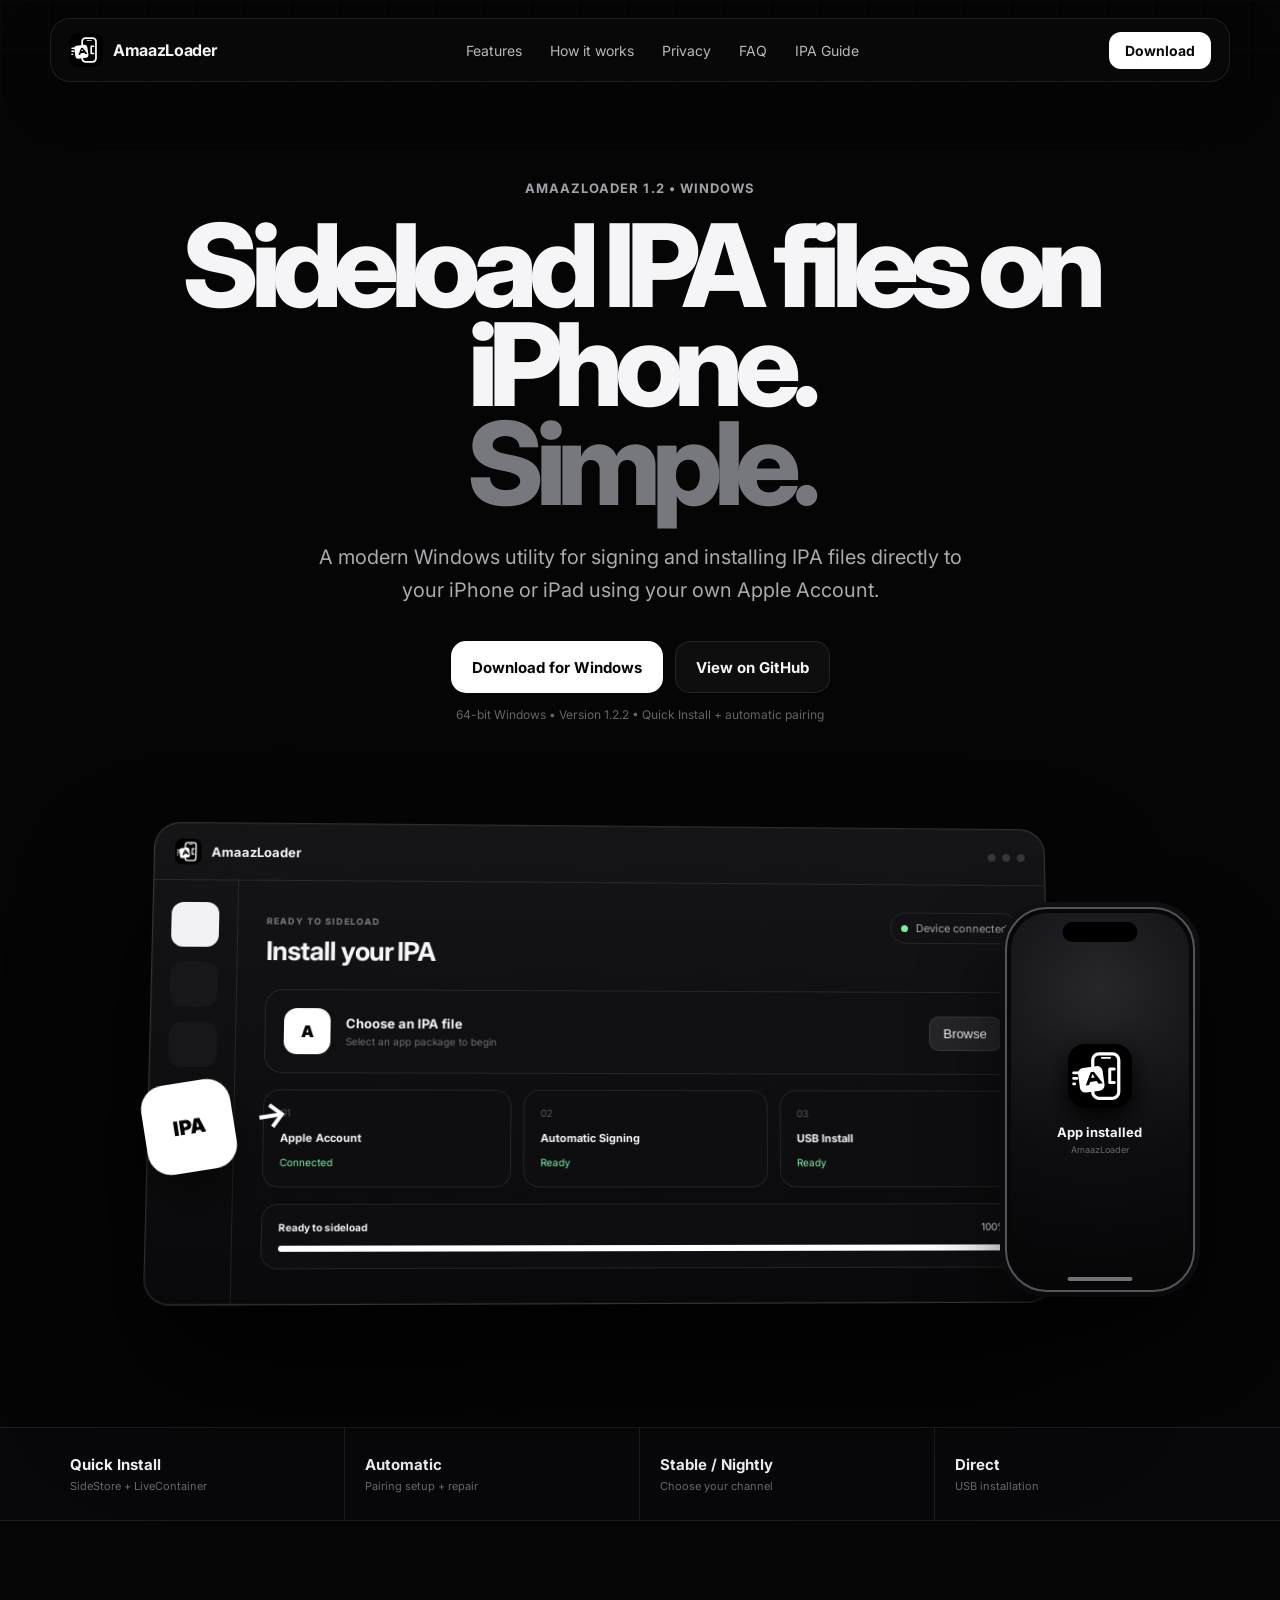
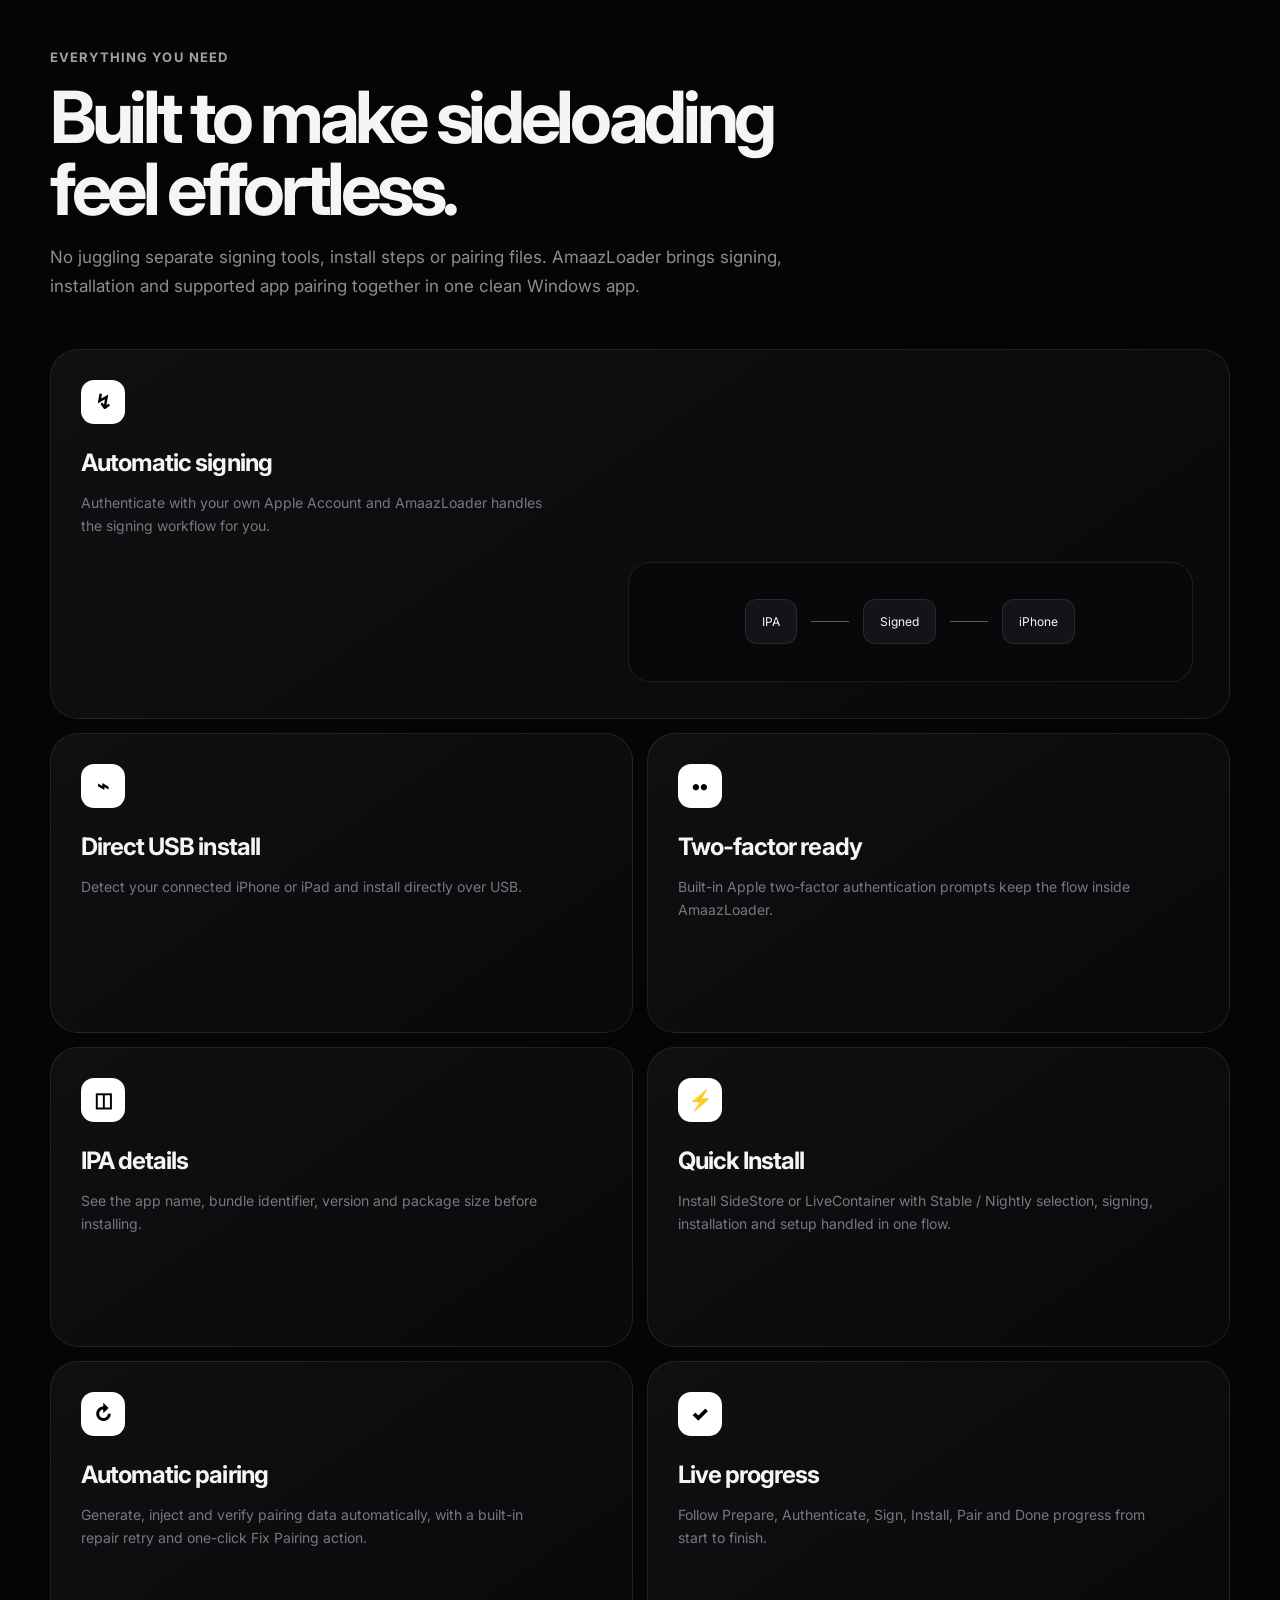
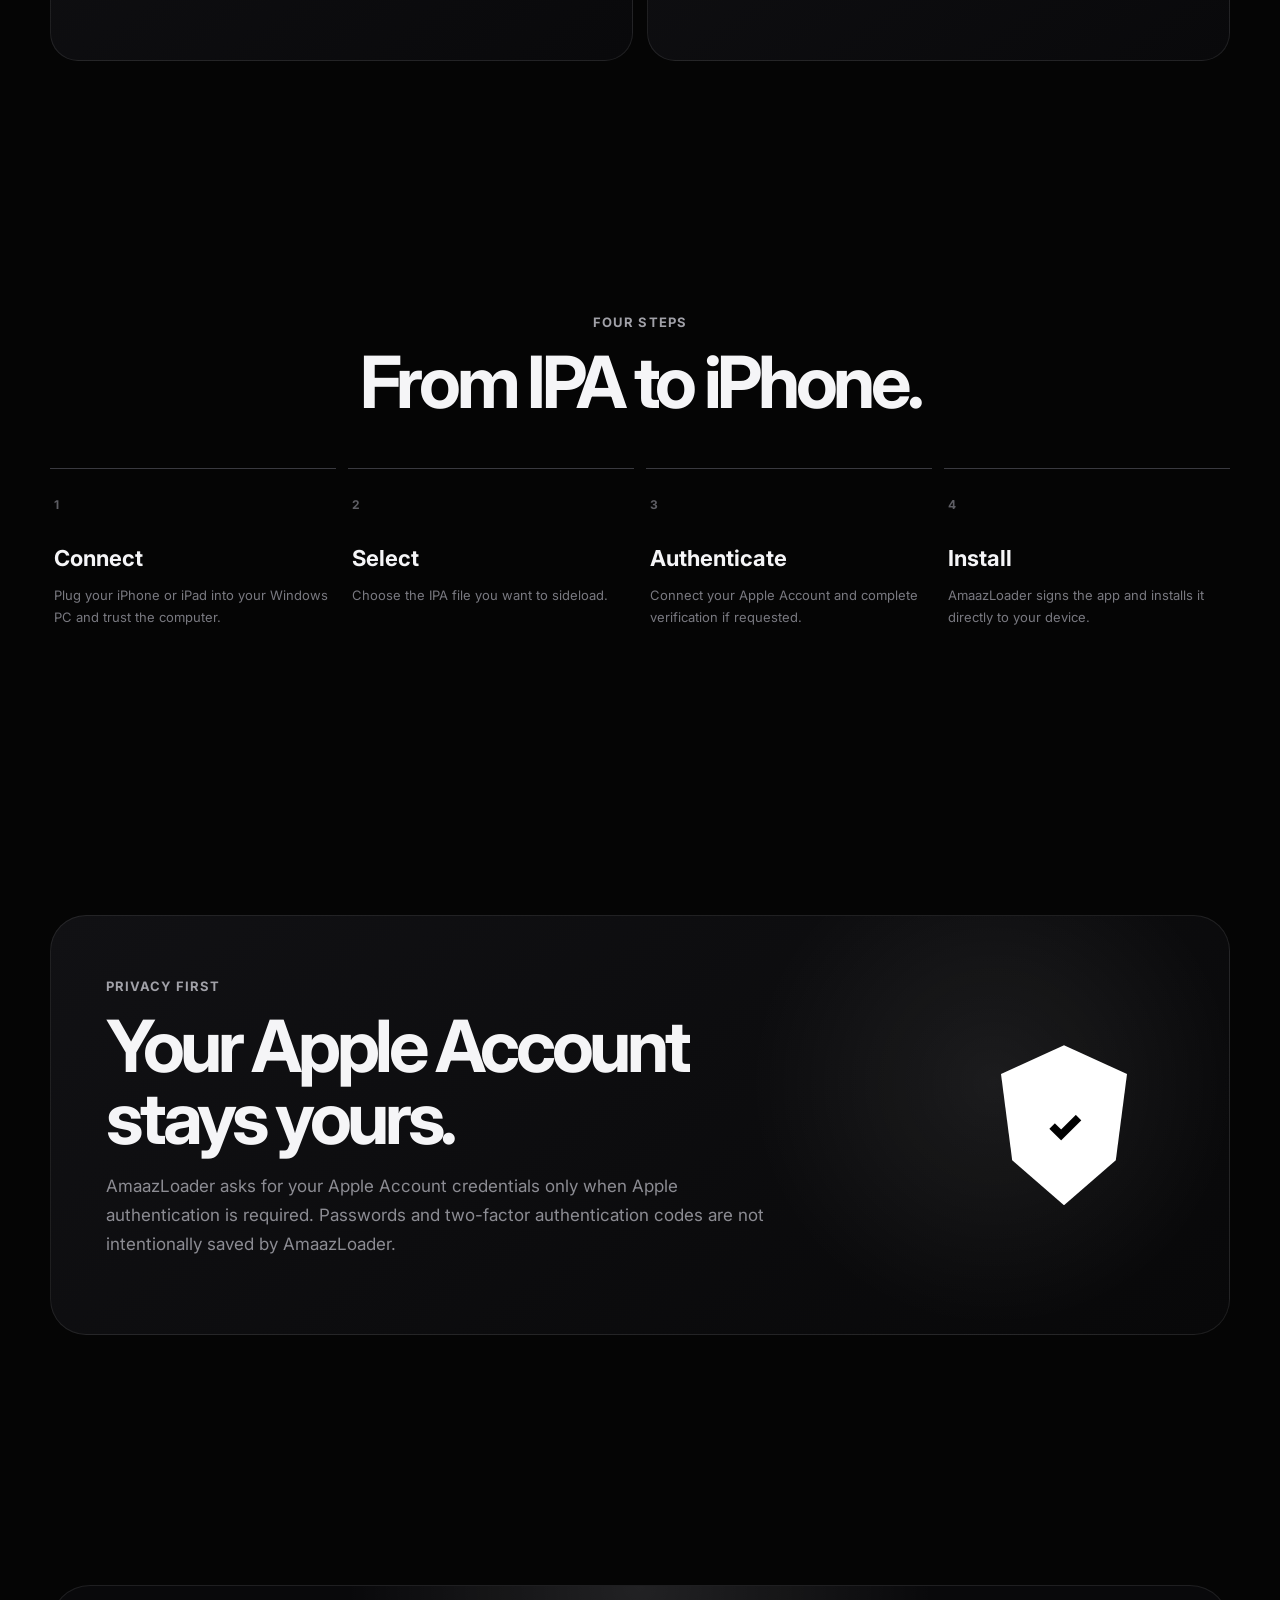
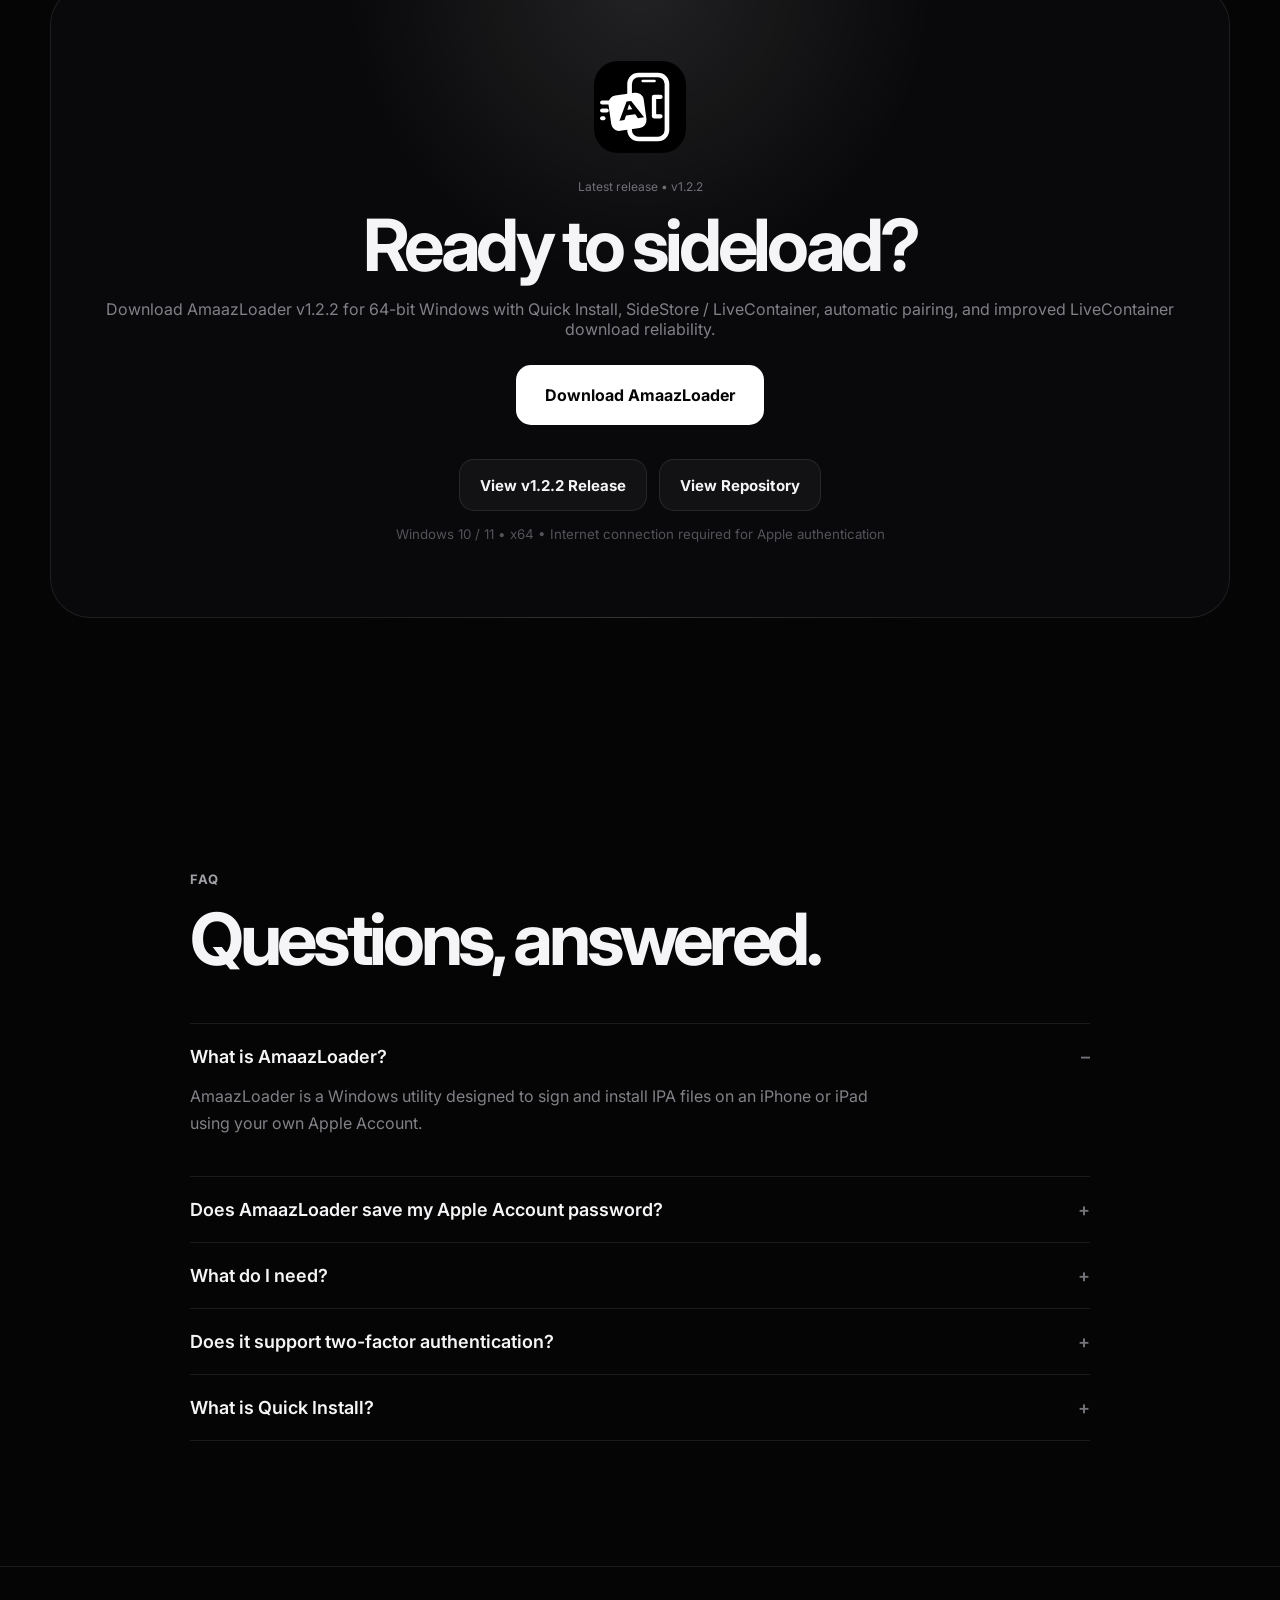
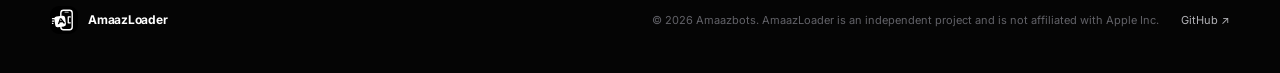
<file: index.html>
<!doctype html>
<html lang="en">
<head>
  <meta charset="utf-8" />
  <meta name="viewport" content="width=device-width,initial-scale=1" />
  <meta name="theme-color" content="#050505" />
  <meta name="description" content="Download AmaazLoader for Windows 10/11 to sign and sideload IPA files to iPhone or iPad using your Apple Account. USB installation, SideStore, LiveContainer and automatic pairing." />
  <title>AmaazLoader – IPA Sideloading Tool for Windows | Install IPA on iPhone</title>
  <link rel="canonical" href="https://amaazbots.github.io/AmaazLoader-Website/" />
  <meta name="robots" content="index,follow" />
  <meta property="og:type" content="website" />
  <meta property="og:site_name" content="AmaazLoader" />
  <meta property="og:title" content="AmaazLoader – IPA Sideloading Tool for Windows" />
  <meta property="og:description" content="Sign and install IPA files on iPhone or iPad from Windows. Quick Install for SideStore and LiveContainer, USB installation and pairing tools." />
  <meta property="og:url" content="https://amaazbots.github.io/AmaazLoader-Website/" />
  <meta name="twitter:card" content="summary" />
  <script type="application/ld+json">
  {
    "@context": "https://schema.org",
    "@type": "SoftwareApplication",
    "name": "AmaazLoader",
    "applicationCategory": "UtilitiesApplication",
    "operatingSystem": "Windows 10, Windows 11",
    "description": "Windows IPA signing and sideloading utility for iPhone and iPad with SideStore and LiveContainer Quick Install.",
    "softwareVersion": "1.2.2",
    "downloadUrl": "https://github.com/amaazbots/AmaazLoader/releases/download/v1.2.2/AmaazLoader-v1.2.2-Setup.exe",
    "url": "https://amaazbots.github.io/AmaazLoader-Website/",
    "codeRepository": "https://github.com/amaazbots/AmaazLoader",
    "author": {"@type": "Organization", "name": "Amaazbots"},
    "offers": {"@type": "Offer", "price": "0", "priceCurrency": "USD"}
  }
  </script>
  <link rel="preconnect" href="https://fonts.googleapis.com">
  <link rel="preconnect" href="https://fonts.gstatic.com" crossorigin>
  <link href="https://fonts.googleapis.com/css2?family=Inter:wght@400;500;600;700;800&display=swap" rel="stylesheet">
  <link rel="stylesheet" href="styles.css" />
</head>
<body>
  <header class="nav-wrap">
    <nav class="nav shell">
      <a class="brand" href="#top"><img src="assets/amaazloader-logo.svg" alt=""><span>AmaazLoader</span></a>
      <div class="nav-links"><a href="#features">Features</a><a href="#how">How it works</a><a href="#security">Privacy</a><a href="#faq">FAQ</a><a href="install-ipa.html">IPA Guide</a></div>
      <a class="nav-cta" href="https://github.com/amaazbots/AmaazLoader/releases/download/v1.2.2/AmaazLoader-v1.2.2-Setup.exe" target="_blank" rel="noopener noreferrer">Download</a>
    </nav>
  </header>
  <main id="top">
    <section class="hero shell">
      <div class="eyebrow reveal">AmaazLoader 1.2 • Windows</div>
      <h1 class="reveal delay-1">Sideload IPA files on iPhone.<br><span>Simple.</span></h1>
      <p class="hero-copy reveal delay-2">A modern Windows utility for signing and installing IPA files directly to your iPhone or iPad using your own Apple Account.</p>
      <div class="hero-actions reveal delay-3">
        <a class="button primary" href="https://github.com/amaazbots/AmaazLoader/releases/download/v1.2.2/AmaazLoader-v1.2.2-Setup.exe" target="_blank" rel="noopener noreferrer">Download for Windows</a>
        <a class="button secondary" href="https://github.com/amaazbots/AmaazLoader" target="_blank" rel="noreferrer">View on GitHub</a>
      </div>
      <p class="mini reveal delay-3">64-bit Windows • Version 1.2.2 • Quick Install + automatic pairing</p>
      <div class="hero-stage reveal delay-3">
        <div class="glow"></div>
        <div class="app-window">
          <div class="window-top"><div class="window-brand"><img src="assets/amaazloader-logo.svg" alt=""><span>AmaazLoader</span></div><div class="window-dots"><i></i><i></i><i></i></div></div>
          <div class="window-body">
            <div class="sidebar"><div class="side-active"></div><div></div><div></div><div></div></div>
            <div class="dashboard">
              <div class="dashboard-head"><div><small>READY TO SIDELOAD</small><h3>Install your IPA</h3></div><span class="status"><b></b> Device connected</span></div>
              <div class="drop-card"><div class="app-tile">A</div><div><strong>Choose an IPA file</strong><span>Select an app package to begin</span></div><button>Browse</button></div>
              <div class="flow">
                <div class="flow-card"><span>01</span><strong>Apple Account</strong><em>Connected</em></div>
                <div class="flow-card"><span>02</span><strong>Automatic Signing</strong><em>Ready</em></div>
                <div class="flow-card"><span>03</span><strong>USB Install</strong><em>Ready</em></div>
              </div>
              <div class="progress-card"><div class="progress-meta"><strong>Ready to sideload</strong><span>100%</span></div><div class="progress-track"><div></div></div></div>
            </div>
          </div>
        </div>
        <div class="phone"><div class="island"></div><div class="phone-screen"><div class="phone-logo"><img src="assets/amaazloader-logo.svg" alt=""></div><p>App installed</p><span>AmaazLoader</span></div><div class="gesture"></div></div>
        <div class="ipa-float"><span>IPA</span><b>→</b></div>
      </div>
    </section>

    <section class="strip"><div class="shell strip-grid"><div><strong>Quick Install</strong><span>SideStore + LiveContainer</span></div><div><strong>Automatic</strong><span>Pairing setup + repair</span></div><div><strong>Stable / Nightly</strong><span>Choose your channel</span></div><div><strong>Direct</strong><span>USB installation</span></div></div></section>

    <section id="features" class="section shell">
      <div class="section-heading"><span>Everything you need</span><h2>Built to make sideloading feel effortless.</h2><p>No juggling separate signing tools, install steps or pairing files. AmaazLoader brings signing, installation and supported app pairing together in one clean Windows app.</p></div>
      <div class="feature-grid">
        <article class="feature featured"><div class="icon">↯</div><h3>Automatic signing</h3><p>Authenticate with your own Apple Account and AmaazLoader handles the signing workflow for you.</p><div class="feature-visual signing-visual"><div class="sign-row"><span>IPA</span><i></i><span>Signed</span><i></i><span>iPhone</span></div></div></article>
        <article class="feature"><div class="icon">⌁</div><h3>Direct USB install</h3><p>Detect your connected iPhone or iPad and install directly over USB.</p></article>
        <article class="feature"><div class="icon">••</div><h3>Two-factor ready</h3><p>Built-in Apple two-factor authentication prompts keep the flow inside AmaazLoader.</p></article>
        <article class="feature"><div class="icon">◫</div><h3>IPA details</h3><p>See the app name, bundle identifier, version and package size before installing.</p></article>
        <article class="feature"><div class="icon">⚡</div><h3>Quick Install</h3><p>Install SideStore or LiveContainer with Stable / Nightly selection, signing, installation and setup handled in one flow.</p></article><article class="feature"><div class="icon">↻</div><h3>Automatic pairing</h3><p>Generate, inject and verify pairing data automatically, with a built-in repair retry and one-click Fix Pairing action.</p></article><article class="feature"><div class="icon">✓</div><h3>Live progress</h3><p>Follow Prepare, Authenticate, Sign, Install, Pair and Done progress from start to finish.</p></article>
      </div>
    </section>

    <section id="how" class="section how shell"><div class="section-heading centered"><span>Four steps</span><h2>From IPA to iPhone.</h2></div><div class="steps"><article><b>1</b><h3>Connect</h3><p>Plug your iPhone or iPad into your Windows PC and trust the computer.</p></article><article><b>2</b><h3>Select</h3><p>Choose the IPA file you want to sideload.</p></article><article><b>3</b><h3>Authenticate</h3><p>Connect your Apple Account and complete verification if requested.</p></article><article><b>4</b><h3>Install</h3><p>AmaazLoader signs the app and installs it directly to your device.</p></article></div></section>

    <section id="security" class="section shell"><div class="security-card"><div><span class="section-tag">Privacy first</span><h2>Your Apple Account stays yours.</h2><p>AmaazLoader asks for your Apple Account credentials only when Apple authentication is required. Passwords and two-factor authentication codes are not intentionally saved by AmaazLoader.</p></div><div class="shield"><div class="shield-inner">✓</div></div></div></section>

    <section id="download" class="section shell">
      <div class="download-card">
        <img src="assets/amaazloader-logo.svg" alt="AmaazLoader logo">
        <span>Latest release • v1.2.2</span>
        <h2>Ready to sideload?</h2>
        <p>Download AmaazLoader v1.2.2 for 64-bit Windows with Quick Install, SideStore / LiveContainer, automatic pairing, and improved LiveContainer download reliability.</p>
        <a class="button primary large" href="https://github.com/amaazbots/AmaazLoader/releases/download/v1.2.2/AmaazLoader-v1.2.2-Setup.exe" id="releaseDownload" target="_blank" rel="noopener noreferrer">Download AmaazLoader</a>
        <div class="hero-actions">
          <a class="button secondary" href="https://github.com/amaazbots/AmaazLoader/releases/tag/v1.2.2" target="_blank" rel="noreferrer">View v1.2.2 Release</a>
          <a class="button secondary" href="https://github.com/amaazbots/AmaazLoader" target="_blank" rel="noreferrer">View Repository</a>
        </div>
        <small>Windows 10 / 11 • x64 • Internet connection required for Apple authentication</small>
      </div>
    </section>

    <section id="faq" class="section shell faq"><div class="section-heading"><span>FAQ</span><h2>Questions, answered.</h2></div><details open><summary>What is AmaazLoader?</summary><p>AmaazLoader is a Windows utility designed to sign and install IPA files on an iPhone or iPad using your own Apple Account.</p></details><details><summary>Does AmaazLoader save my Apple Account password?</summary><p>AmaazLoader does not intentionally save your Apple Account password or two-factor authentication code. Credentials are supplied when required during authentication.</p></details><details><summary>What do I need?</summary><p>A 64-bit Windows PC, an iPhone or iPad connected by USB, an Apple Account, and an internet connection for Apple authentication and signing services.</p></details><details><summary>Does it support two-factor authentication?</summary><p>Yes. AmaazLoader includes a dedicated verification-code flow when Apple requests two-factor authentication.</p></details><details><summary>What is Quick Install?</summary><p>Quick Install can download, sign and install supported SideStore or LiveContainer builds, then generate and verify the required pairing setup automatically.</p></details></section>
  </main>

  <footer><div class="shell footer-inner"><div class="brand footer-brand"><img src="assets/amaazloader-logo.svg" alt=""><span>AmaazLoader</span></div><p>© 2026 Amaazbots. AmaazLoader is an independent project and is not affiliated with Apple Inc.</p><a href="https://github.com/amaazbots/AmaazLoader" target="_blank" rel="noreferrer">GitHub ↗</a></div></footer>
  <script src="script.js?v=1.1.0"></script>
</body>
</html>
</file>
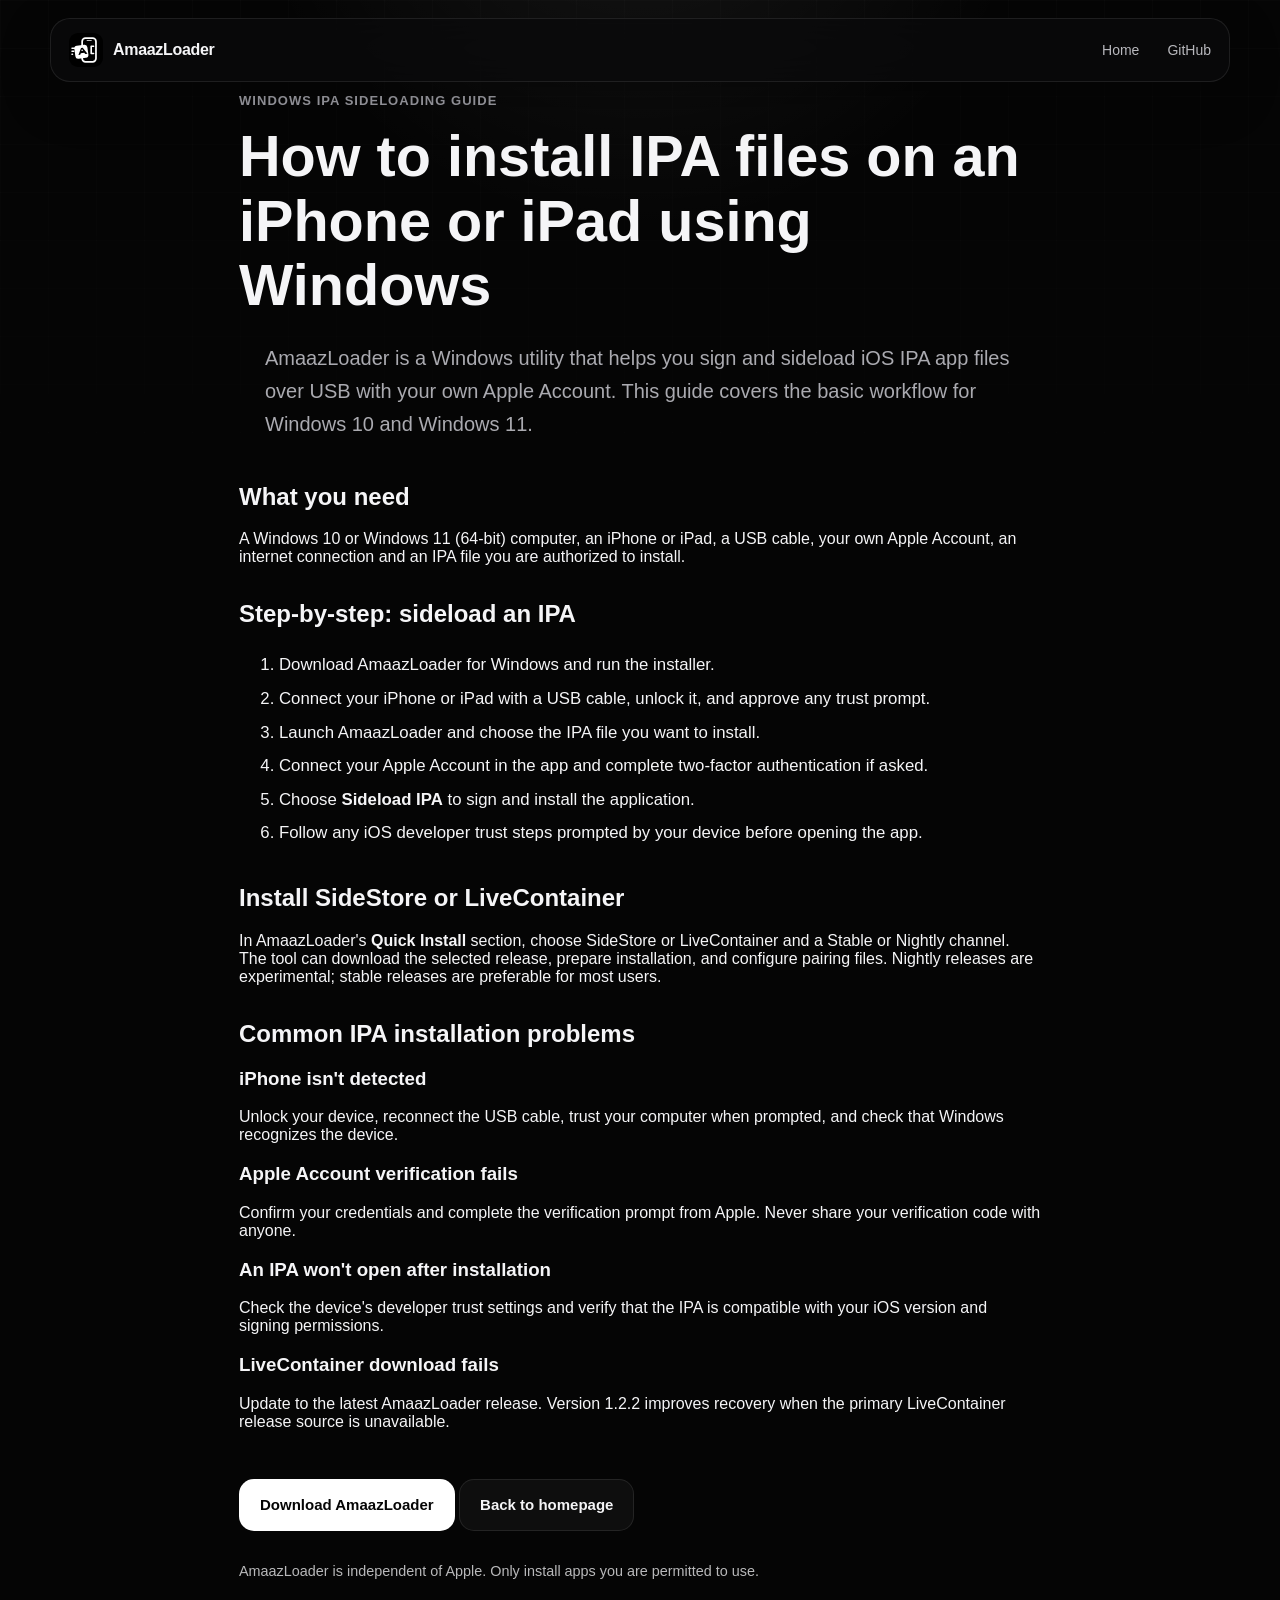
<file: install-ipa.html>
<!doctype html>
<html lang="en"><head>
<meta charset="utf-8"><meta name="viewport" content="width=device-width, initial-scale=1">
<title>How to Install IPA Files on iPhone Using Windows | AmaazLoader Guide</title>
<meta name="description" content="Learn how to sideload and sign IPA files on iPhone or iPad from Windows 10/11 with AmaazLoader. Step-by-step USB installation and Apple Account setup.">
<link rel="canonical" href="https://amaazbots.github.io/AmaazLoader-Website/install-ipa.html">
<link rel="stylesheet" href="styles.css">
</head><body>
<header class="nav-wrap"><nav class="nav shell"><a class="brand" href="./"><img src="assets/amaazloader-logo.svg" alt="AmaazLoader logo"><span>AmaazLoader</span></a><div class="nav-links"><a href="./">Home</a><a href="https://github.com/amaazbots/AmaazLoader">GitHub</a></div></nav></header>
<main class="shell" style="max-width:850px;padding:80px 24px 100px">
<p class="eyebrow">WINDOWS IPA SIDELOADING GUIDE</p>
<h1 style="font-size:clamp(2rem,5vw,3.6rem);line-height:1.12;margin:16px 0 24px">How to install IPA files on an iPhone or iPad using Windows</h1>
<p class="hero-copy" style="max-width:750px">AmaazLoader is a Windows utility that helps you sign and sideload iOS IPA app files over USB with your own Apple Account. This guide covers the basic workflow for Windows 10 and Windows 11.</p>
<h2 style="margin-top:42px">What you need</h2>
<p>A Windows 10 or Windows 11 (64-bit) computer, an iPhone or iPad, a USB cable, your own Apple Account, an internet connection and an IPA file you are authorized to install.</p>
<h2 style="margin-top:34px">Step-by-step: sideload an IPA</h2>
<ol style="line-height:2;font-size:1.05rem"><li><a href="https://github.com/amaazbots/AmaazLoader/releases/tag/v1.2.2">Download AmaazLoader for Windows</a> and run the installer.</li><li>Connect your iPhone or iPad with a USB cable, unlock it, and approve any trust prompt.</li><li>Launch AmaazLoader and choose the IPA file you want to install.</li><li>Connect your Apple Account in the app and complete two-factor authentication if asked.</li><li>Choose <strong>Sideload IPA</strong> to sign and install the application.</li><li>Follow any iOS developer trust steps prompted by your device before opening the app.</li></ol>
<h2 style="margin-top:34px">Install SideStore or LiveContainer</h2>
<p>In AmaazLoader's <strong>Quick Install</strong> section, choose SideStore or LiveContainer and a Stable or Nightly channel. The tool can download the selected release, prepare installation, and configure pairing files. Nightly releases are experimental; stable releases are preferable for most users.</p>
<h2 style="margin-top:34px">Common IPA installation problems</h2>
<h3>iPhone isn't detected</h3><p>Unlock your device, reconnect the USB cable, trust your computer when prompted, and check that Windows recognizes the device.</p>
<h3>Apple Account verification fails</h3><p>Confirm your credentials and complete the verification prompt from Apple. Never share your verification code with anyone.</p>
<h3>An IPA won't open after installation</h3><p>Check the device's developer trust settings and verify that the IPA is compatible with your iOS version and signing permissions.</p>
<h3>LiveContainer download fails</h3><p>Update to the latest AmaazLoader release. Version 1.2.2 improves recovery when the primary LiveContainer release source is unavailable.</p>
<p style="margin-top:48px"><a class="button primary" href="https://github.com/amaazbots/AmaazLoader/releases/tag/v1.2.2">Download AmaazLoader</a> <a class="button secondary" href="./">Back to homepage</a></p>
<p style="margin-top:32px;font-size:.9rem;opacity:.75">AmaazLoader is independent of Apple. Only install apps you are permitted to use.</p>
</main></body></html>
</file>
<file: styles.css>
:root{--bg:#050505;--panel:#0b0b0d;--text:#f5f5f7;--muted:#929298;--line:rgba(255,255,255,.09);--green:#73f5a4;--radius:28px}*{box-sizing:border-box}html{scroll-behavior:smooth}body{margin:0;font-family:Inter,-apple-system,BlinkMacSystemFont,"Segoe UI",sans-serif;color:var(--text);background:radial-gradient(circle at 50% -10%,rgba(255,255,255,.08),transparent 25rem),var(--bg);overflow-x:hidden}body:before{content:"";position:fixed;inset:0;pointer-events:none;background:linear-gradient(rgba(255,255,255,.015) 1px,transparent 1px),linear-gradient(90deg,rgba(255,255,255,.015) 1px,transparent 1px);background-size:48px 48px;mask-image:linear-gradient(to bottom,black,transparent 70%);z-index:-2}a{color:inherit;text-decoration:none}.shell{width:min(1180px,calc(100% - 40px));margin:auto}.nav-wrap{position:fixed;top:18px;left:0;right:0;z-index:30}.nav{height:64px;padding:0 18px;border:1px solid var(--line);border-radius:20px;background:rgba(10,10,12,.72);backdrop-filter:blur(22px);display:flex;align-items:center;justify-content:space-between;box-shadow:0 16px 50px rgba(0,0,0,.28)}.brand{display:flex;align-items:center;gap:10px;font-weight:700;letter-spacing:-.02em}.brand img{width:34px;height:34px;border-radius:9px}.nav-links{display:flex;gap:28px;color:#b8b8bd;font-size:14px}.nav-links a:hover{color:white}.nav-cta{background:white;color:#090909;padding:10px 16px;border-radius:12px;font-size:14px;font-weight:700}.hero{padding:180px 0 80px;text-align:center;min-height:980px}.eyebrow,.section-tag,.section-heading>span{font-size:13px;font-weight:700;letter-spacing:.08em;text-transform:uppercase;color:#a1a1a8}.hero h1{font-size:clamp(70px,9vw,126px);line-height:.86;letter-spacing:-.075em;margin:20px 0 28px;font-weight:800}.hero h1 span{color:#77777e}.hero-copy{max-width:680px;margin:0 auto;color:#aaaab0;font-size:20px;line-height:1.65}.hero-actions{display:flex;justify-content:center;gap:12px;margin-top:34px;flex-wrap:wrap}.button{display:inline-flex;align-items:center;justify-content:center;gap:9px;min-height:52px;padding:0 20px;border-radius:15px;font-weight:700;font-size:15px;border:1px solid var(--line);transition:.2s ease}.button.primary{background:white;color:#050505}.button.secondary{background:rgba(255,255,255,.04)}.button:hover{transform:translateY(-2px)}.button.large{min-height:60px;padding:0 28px;font-size:16px}.mini{color:#64646b;font-size:12px;margin-top:14px}.hero-stage{position:relative;height:550px;margin-top:75px;perspective:1400px}.glow{position:absolute;width:760px;height:390px;left:50%;top:45%;transform:translate(-50%,-50%);background:radial-gradient(ellipse,rgba(255,255,255,.16),rgba(255,255,255,.03) 45%,transparent 70%);filter:blur(20px)}.app-window{position:absolute;width:min(900px,82%);height:480px;left:50%;top:25px;transform:translateX(-54%) rotateX(4deg) rotateY(2deg);background:linear-gradient(180deg,#151518,#09090b);border:1px solid rgba(255,255,255,.14);border-radius:26px;overflow:hidden;box-shadow:0 70px 120px rgba(0,0,0,.72),0 0 0 1px rgba(255,255,255,.03) inset}.window-top{height:58px;display:flex;align-items:center;justify-content:space-between;padding:0 20px;border-bottom:1px solid var(--line)}.window-brand{display:flex;align-items:center;gap:10px;font-size:13px;font-weight:700}.window-brand img{width:26px;height:26px;border-radius:7px}.window-dots{display:flex;gap:7px}.window-dots i{width:8px;height:8px;border-radius:50%;background:#36363b}.window-body{display:flex;height:calc(100% - 58px)}.sidebar{width:84px;border-right:1px solid var(--line);padding:22px 18px;display:flex;flex-direction:column;gap:15px}.sidebar div{height:45px;border-radius:12px;background:#17171b}.sidebar .side-active{background:#f2f2f4}.dashboard{flex:1;text-align:left;padding:28px}.dashboard-head{display:flex;justify-content:space-between;align-items:flex-start}.dashboard-head small{color:#707078;font-weight:800;font-size:9px;letter-spacing:.11em}.dashboard-head h3{margin:7px 0 0;font-size:26px;letter-spacing:-.04em}.status{font-size:11px;color:#a7a7ad;background:#121215;border:1px solid var(--line);padding:8px 10px;border-radius:20px}.status b{display:inline-block;width:7px;height:7px;background:var(--green);border-radius:50%;margin-right:5px}.drop-card{margin-top:23px;background:#101013;border:1px solid var(--line);padding:18px;border-radius:18px;display:flex;align-items:center;gap:15px}.app-tile{width:46px;height:46px;border-radius:13px;background:white;color:black;display:grid;place-items:center;font-weight:900}.drop-card strong{display:block;font-size:13px}.drop-card span{display:block;font-size:10px;color:#6f6f76;margin-top:4px}.drop-card button{margin-left:auto;background:#25252a;color:white;border:1px solid var(--line);padding:9px 14px;border-radius:10px}.flow{display:grid;grid-template-columns:repeat(3,1fr);gap:12px;margin-top:16px}.flow-card{border:1px solid var(--line);background:#0e0e11;border-radius:16px;padding:16px}.flow-card span{display:block;color:#55555c;font-size:10px}.flow-card strong{display:block;font-size:11px;margin:12px 0 5px}.flow-card em{font-style:normal;color:var(--green);font-size:10px}.progress-card{margin-top:16px;border:1px solid var(--line);padding:16px;border-radius:16px;background:#0e0e11}.progress-meta{display:flex;justify-content:space-between;font-size:10px}.progress-track{height:6px;background:#222228;border-radius:20px;margin-top:12px;overflow:hidden}.progress-track div{width:100%;height:100%;background:white}.phone{position:absolute;right:3%;top:110px;width:190px;height:385px;background:#070708;border:2px solid #54545b;border-radius:42px;box-shadow:0 40px 80px rgba(0,0,0,.65),0 0 0 5px #111114;z-index:4;overflow:hidden}.island{position:absolute;top:13px;left:50%;transform:translateX(-50%);width:75px;height:20px;border-radius:20px;background:black;z-index:3}.phone-screen{position:absolute;inset:4px;border-radius:37px;background:radial-gradient(circle at 50% 20%,#26262b,#0d0d10 55%,#050506);display:flex;flex-direction:column;align-items:center;justify-content:center}.phone-logo{width:64px;height:64px;border-radius:17px;overflow:hidden;box-shadow:0 10px 30px #000}.phone-logo img{width:100%;height:100%}.phone-screen p{font-weight:700;margin:16px 0 4px;font-size:13px}.phone-screen span{font-size:9px;color:#68686f}.gesture{position:absolute;bottom:9px;left:50%;transform:translateX(-50%);width:65px;height:4px;border-radius:10px;background:#717177}.ipa-float{position:absolute;z-index:6;left:8%;top:285px;width:90px;height:90px;border-radius:24px;background:white;color:black;display:grid;place-items:center;font-weight:900;box-shadow:0 25px 50px rgba(0,0,0,.5);transform:rotate(-9deg)}.ipa-float span{font-size:20px}.ipa-float b{position:absolute;right:-55px;font-size:35px;color:white}.strip{border-top:1px solid var(--line);border-bottom:1px solid var(--line);background:#08080a}.strip-grid{display:grid;grid-template-columns:repeat(4,1fr)}.strip-grid div{padding:27px 20px;border-right:1px solid var(--line)}.strip-grid div:last-child{border-right:0}.strip strong,.strip span{display:block}.strip strong{font-size:15px}.strip span{font-size:11px;color:#68686e;margin-top:5px}.section{padding:125px 0}.section-heading{max-width:740px;margin-bottom:48px}.section-heading.centered{text-align:center;margin:0 auto 50px}.section-heading h2,.security-card h2,.download-card h2{font-size:clamp(42px,6vw,72px);line-height:1;letter-spacing:-.06em;margin:15px 0 18px}.section-heading p,.security-card p{font-size:17px;line-height:1.7;color:#8c8c93}.feature-grid{display:grid;grid-template-columns:repeat(2,1fr);gap:14px}.feature{position:relative;min-height:300px;border-radius:var(--radius);padding:30px;background:linear-gradient(145deg,#101013,#09090b);border:1px solid var(--line);overflow:hidden}.feature.featured{grid-column:span 2;min-height:370px}.feature .icon{width:44px;height:44px;display:grid;place-items:center;border-radius:13px;background:white;color:black;font-weight:900;font-size:20px}.feature h3{font-size:24px;letter-spacing:-.04em;margin:24px 0 10px}.feature p{color:#77777f;max-width:480px;line-height:1.65;font-size:14px}.signing-visual{position:absolute;right:36px;bottom:36px;width:48%;height:120px;border:1px solid var(--line);border-radius:22px;background:#08080a;display:grid;place-items:center}.sign-row{display:flex;align-items:center;gap:14px}.sign-row span{padding:14px 16px;background:#141418;border:1px solid var(--line);border-radius:12px;font-size:12px}.sign-row i{width:38px;height:1px;background:#5a5a61}.steps{display:grid;grid-template-columns:repeat(4,1fr);gap:12px}.steps article{border-top:1px solid #3a3a40;padding:24px 4px}.steps b{font-size:12px;color:#5e5e64}.steps h3{font-size:22px;margin:32px 0 10px}.steps p{font-size:13px;line-height:1.7;color:#797980}.security-card{border:1px solid var(--line);border-radius:36px;min-height:420px;padding:55px;display:flex;align-items:center;justify-content:space-between;background:radial-gradient(circle at 80% 40%,rgba(255,255,255,.07),transparent 25%),linear-gradient(145deg,#111114,#080809)}.security-card>div:first-child{max-width:680px}.shield{width:220px;height:220px;display:grid;place-items:center}.shield-inner{width:140px;height:160px;clip-path:polygon(50% 0,95% 18%,87% 72%,50% 100%,13% 72%,5% 18%);background:white;color:black;display:grid;place-items:center;font-size:42px;font-weight:900}.download-card{text-align:center;border:1px solid var(--line);border-radius:40px;padding:75px 30px;background:radial-gradient(circle at 50% 0%,rgba(255,255,255,.1),transparent 34%),#09090b}.download-card img{width:92px;height:92px;border-radius:24px;margin-bottom:22px}.download-card>span{display:block;color:#707077;font-size:12px}.download-card p{color:#808087;margin-bottom:26px}.download-card small{display:block;color:#525258;margin-top:15px}.faq{max-width:900px}.faq details{border-top:1px solid var(--line);padding:22px 0}.faq details:last-child{border-bottom:1px solid var(--line)}.faq summary{cursor:pointer;font-weight:600;font-size:18px;list-style:none}.faq summary:after{content:"+";float:right;color:#727279}.faq details[open] summary:after{content:"–"}.faq details p{color:#818188;line-height:1.7;max-width:720px}footer{border-top:1px solid var(--line);padding:35px 0;color:#626268;font-size:11px}.footer-inner{display:flex;align-items:center;gap:22px}.footer-inner p{margin-left:auto}.footer-inner>a{color:#b2b2b7}.footer-brand img{width:28px;height:28px}.footer-brand span{color:white;font-size:12px}.reveal{opacity:0;transform:translateY(18px);animation:rise .8s ease forwards}.delay-1{animation-delay:.08s}.delay-2{animation-delay:.16s}.delay-3{animation-delay:.24s}@keyframes rise{to{opacity:1;transform:none}}@media(max-width:850px){.nav-links{display:none}.hero{padding-top:150px;min-height:auto}.hero-stage{height:470px}.app-window{width:95%;left:50%;transform:translateX(-50%);height:390px}.phone{width:140px;height:285px;right:0;top:165px}.ipa-float{display:none}.dashboard{padding:18px}.sidebar{display:none}.flow{grid-template-columns:1fr}.flow-card:nth-child(n+2){display:none}.strip-grid{grid-template-columns:repeat(2,1fr)}.strip-grid div:nth-child(2){border-right:0}.feature-grid{grid-template-columns:1fr}.feature.featured{grid-column:auto}.signing-visual{position:relative;right:auto;bottom:auto;width:100%;margin-top:30px}.steps{grid-template-columns:1fr 1fr}.security-card{padding:35px;display:block}.shield{margin:30px auto 0}}@media(max-width:560px){.shell{width:min(100% - 24px,1180px)}.hero h1{font-size:60px}.hero-copy{font-size:16px}.hero-stage{height:400px}.app-window{height:320px}.phone{display:none}.window-body .dashboard{padding:14px}.dashboard-head .status{display:none}.drop-card{padding:12px}.drop-card button{display:none}.strip-grid{grid-template-columns:1fr 1fr}.section{padding:85px 0}.section-heading h2,.security-card h2,.download-card h2{font-size:44px}.steps{grid-template-columns:1fr}.feature{min-height:260px}.feature.featured{min-height:auto}.sign-row{gap:6px}.sign-row span{padding:10px;font-size:10px}.security-card{border-radius:26px;padding:30px 24px}.shield{width:150px;height:150px}.shield-inner{width:100px;height:115px}.footer-inner{flex-direction:column;align-items:flex-start}.footer-inner p{margin-left:0}}
</file>
